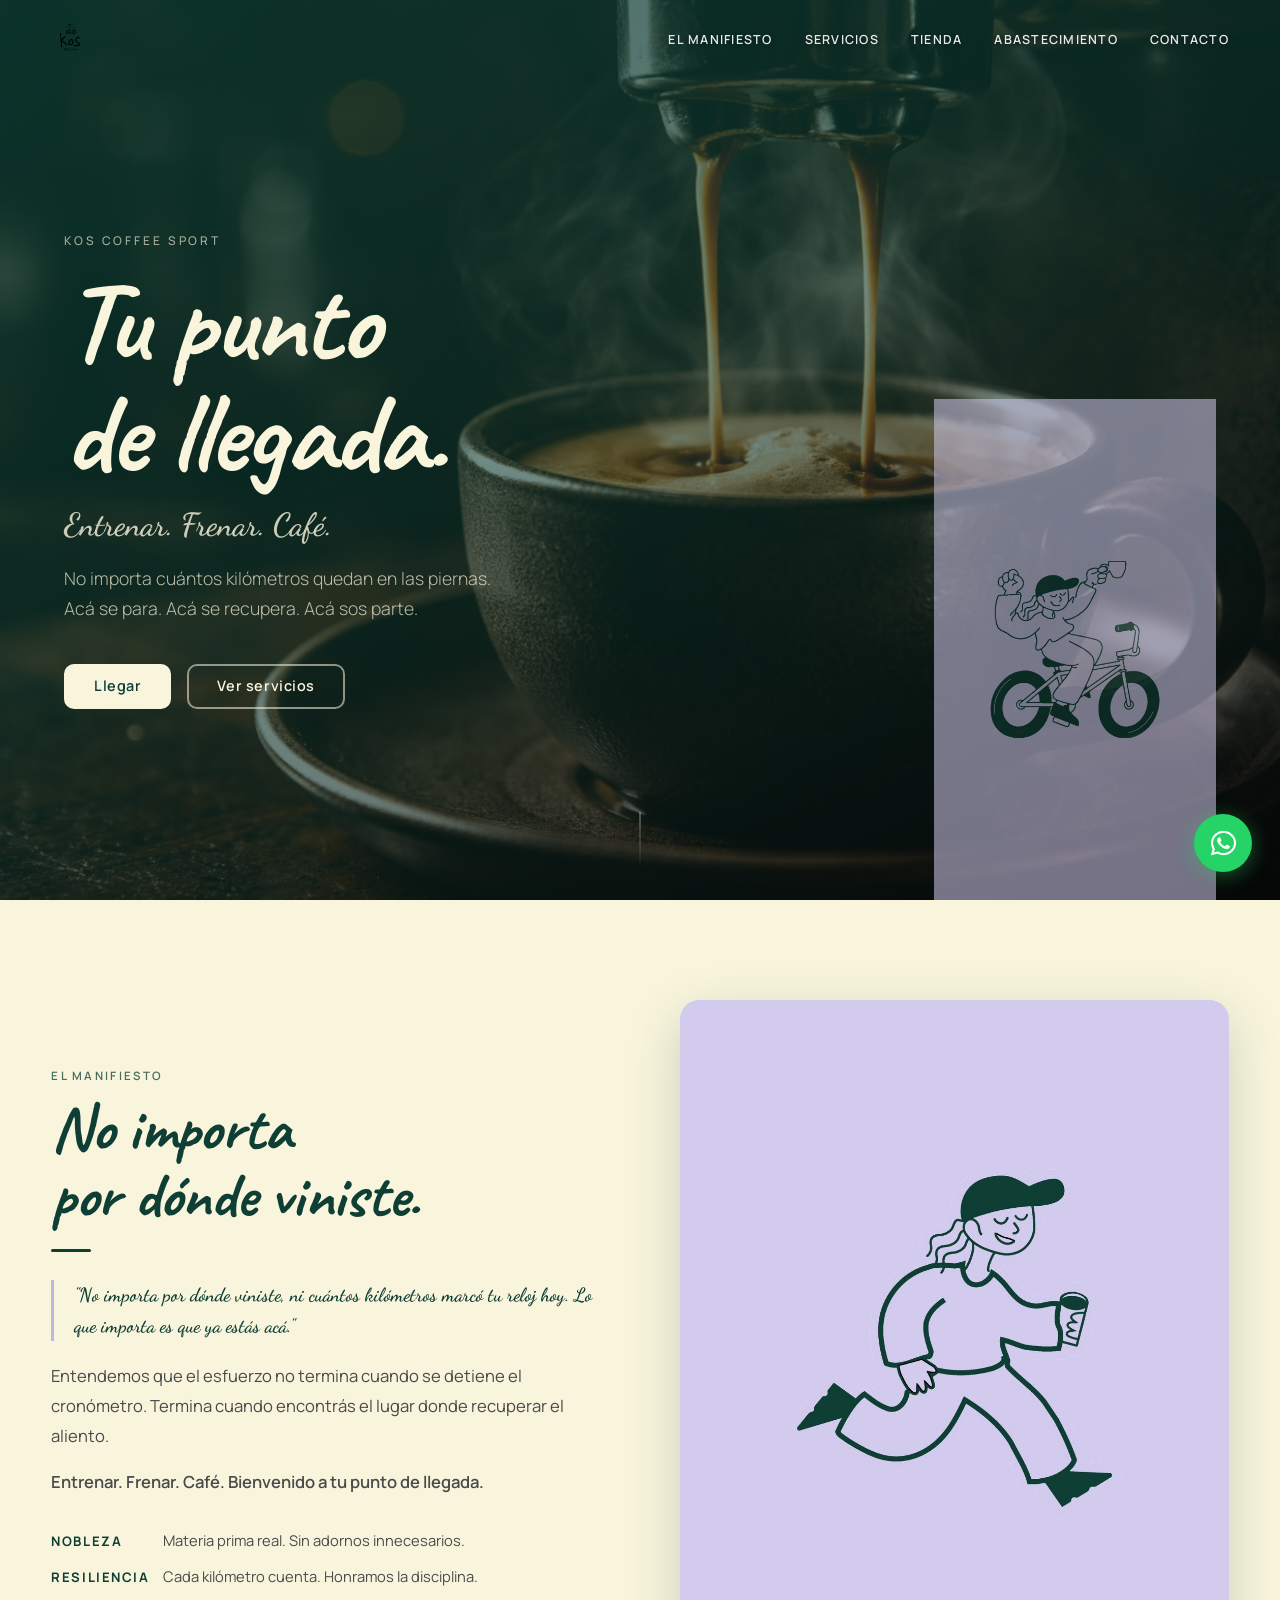
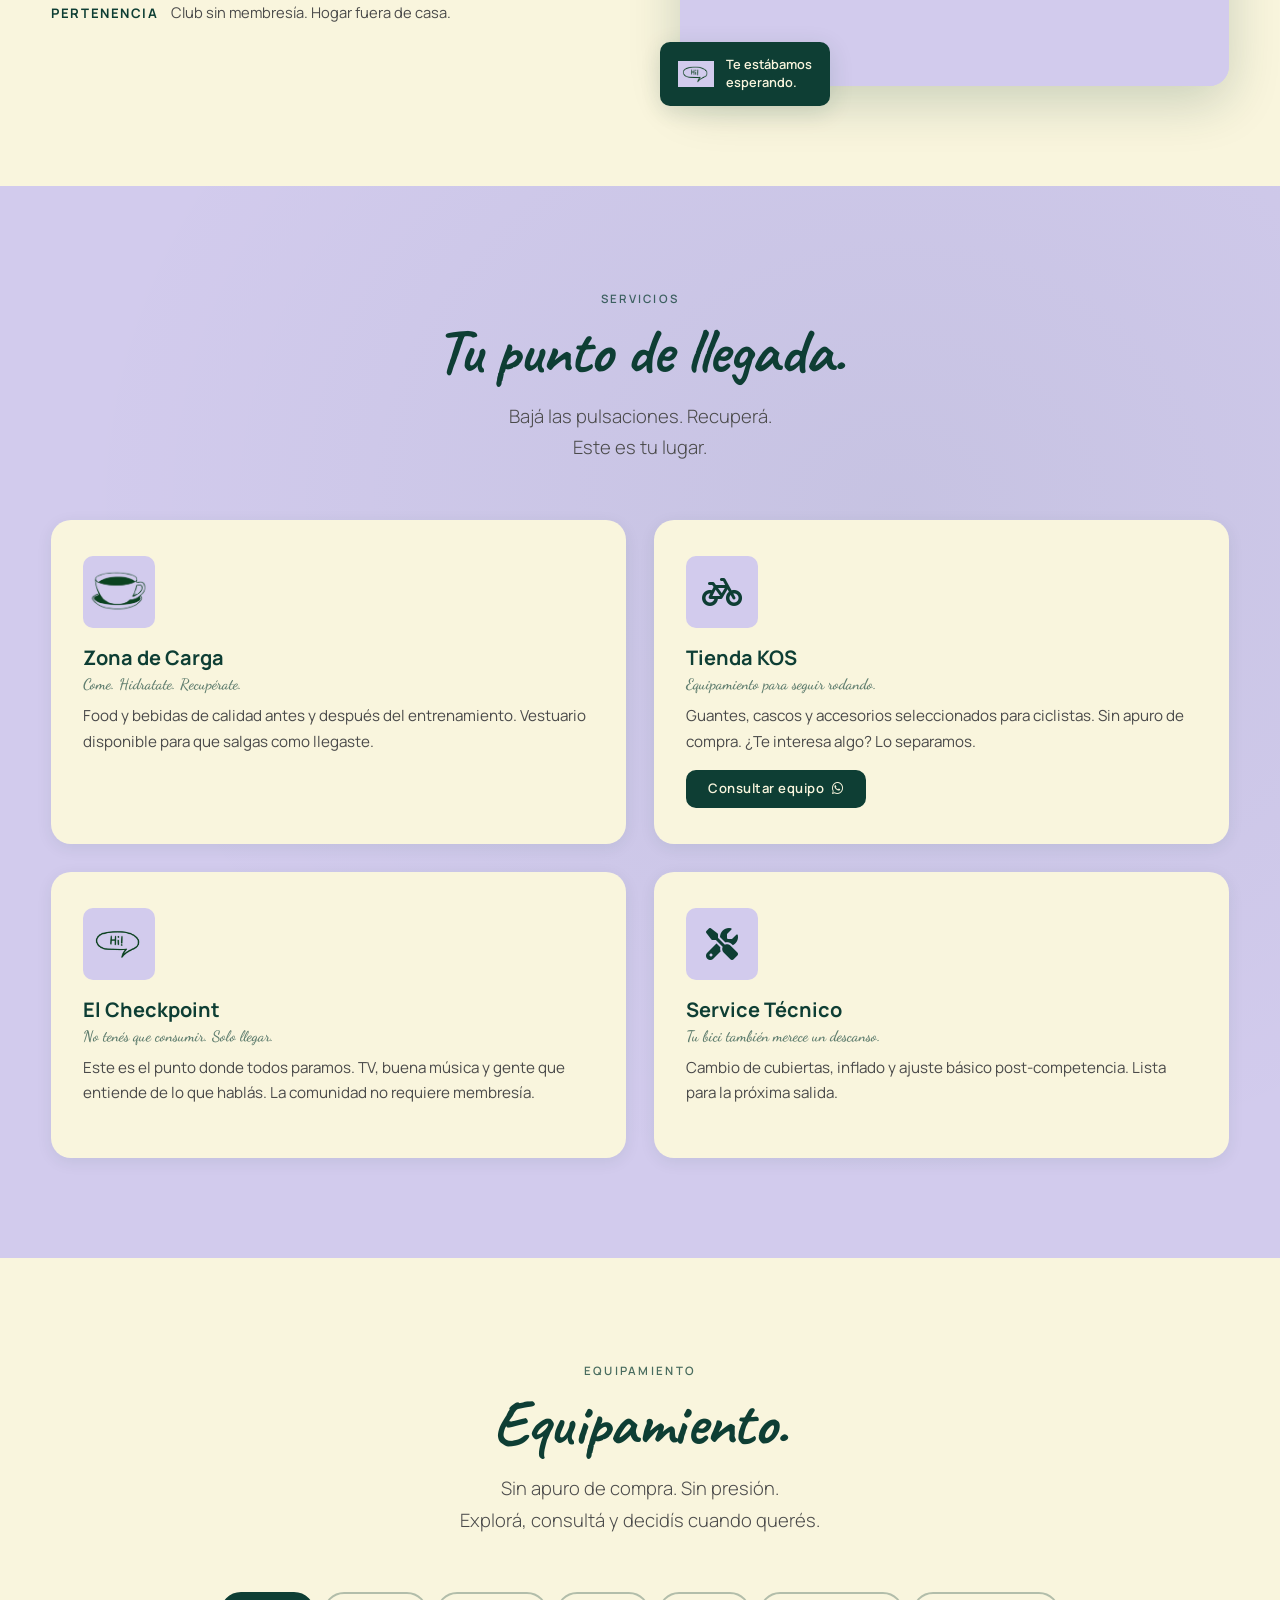
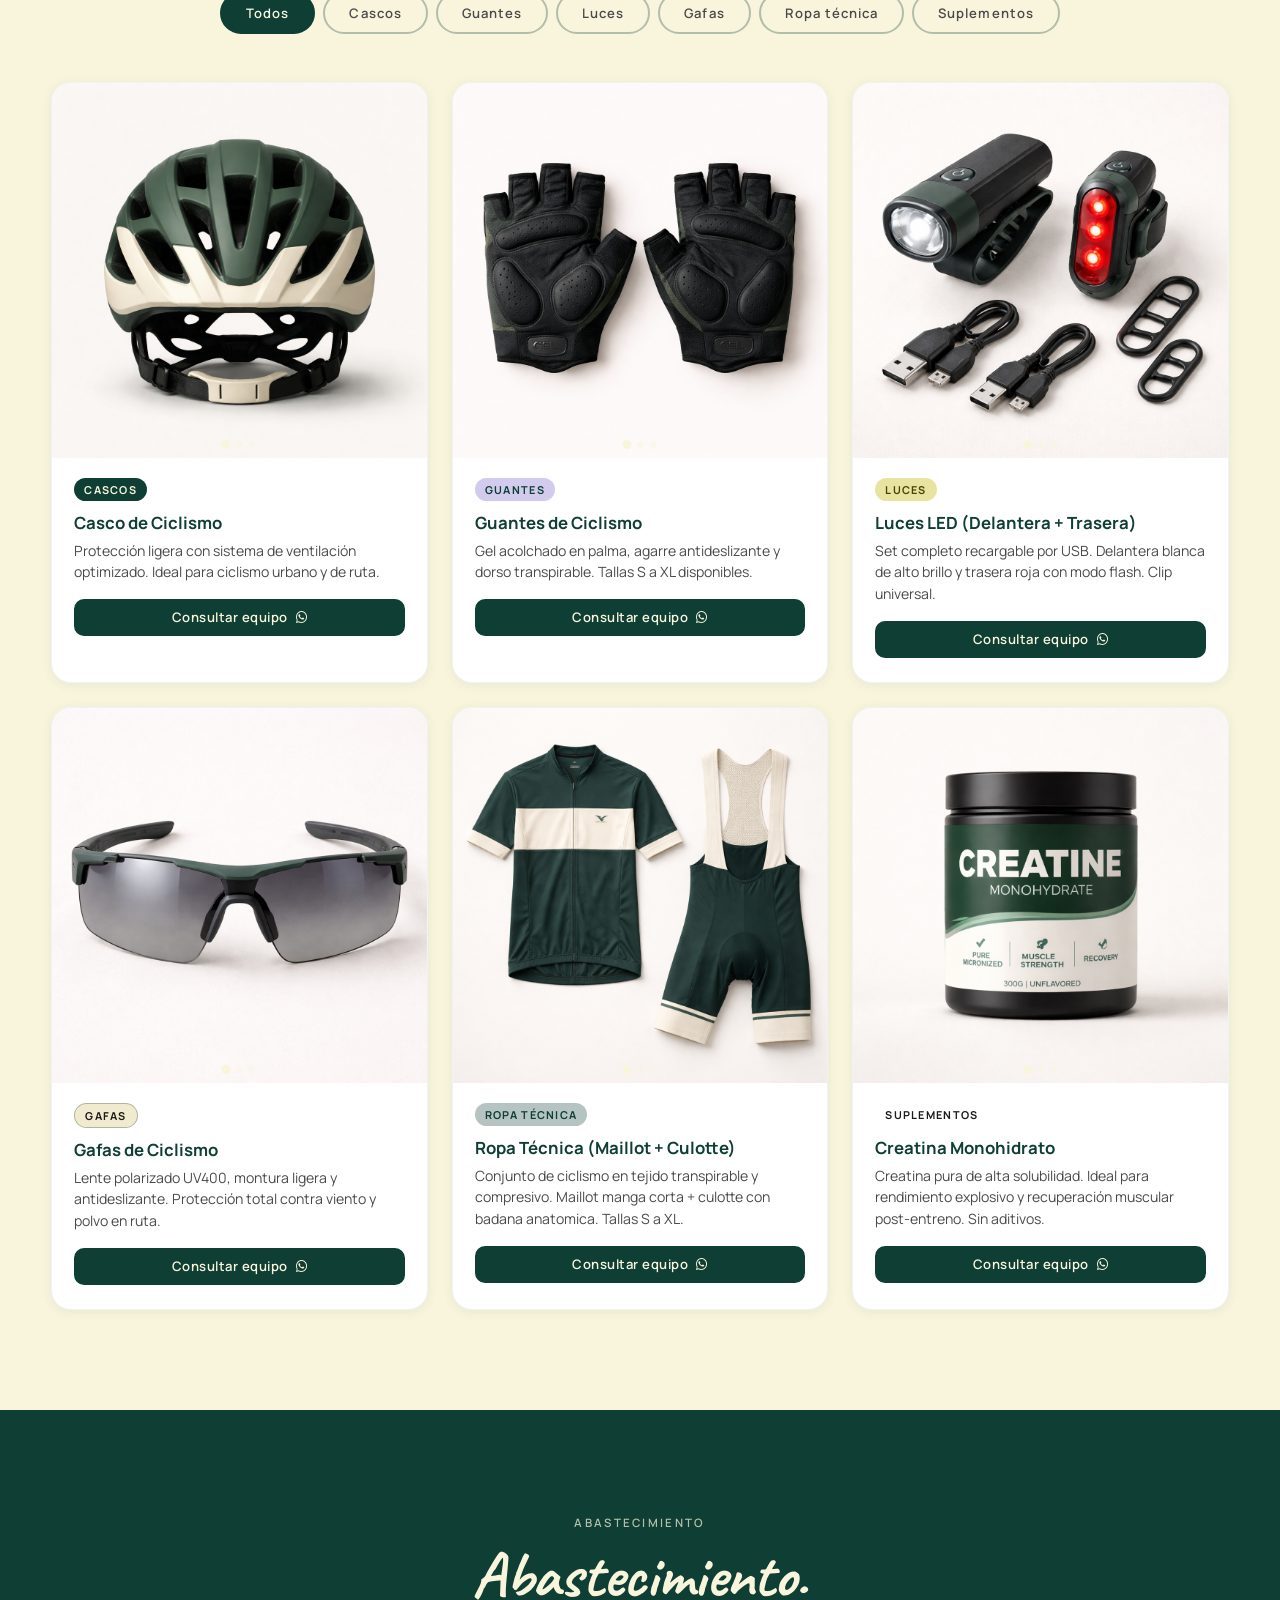
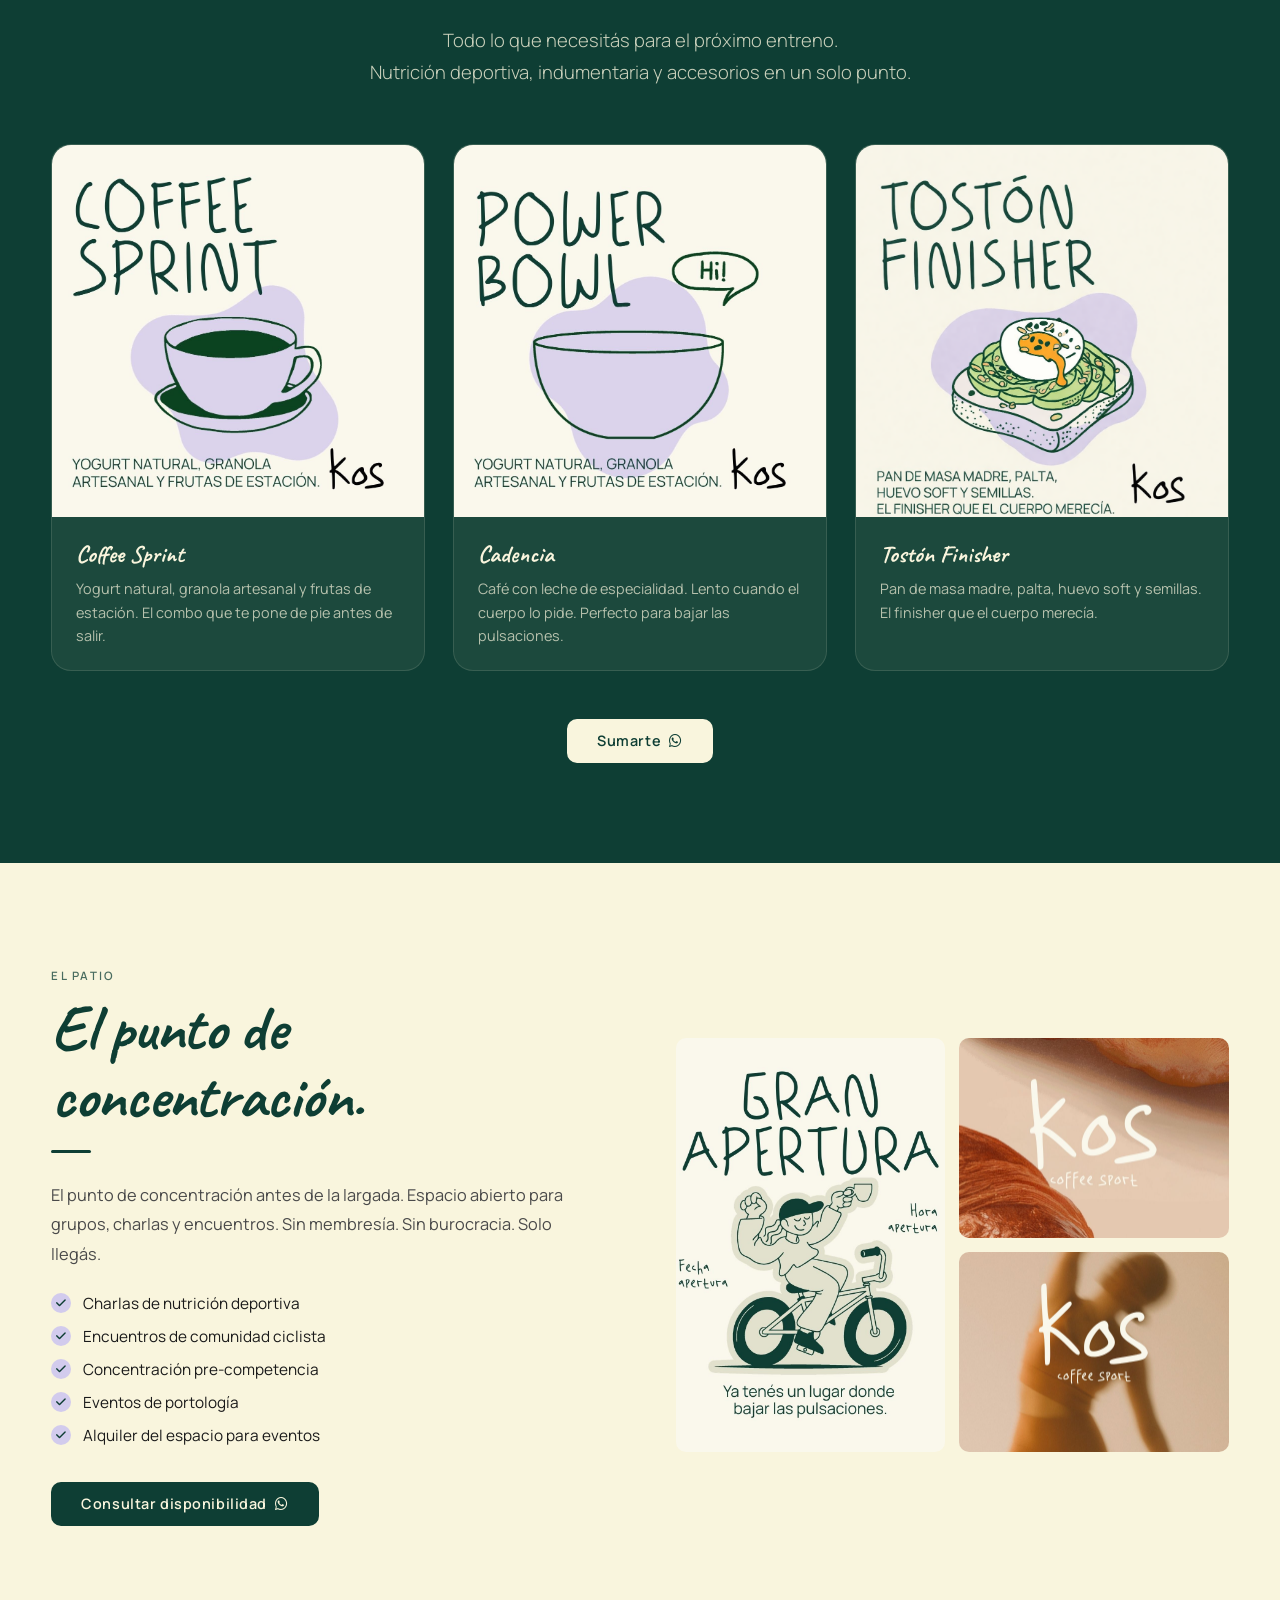
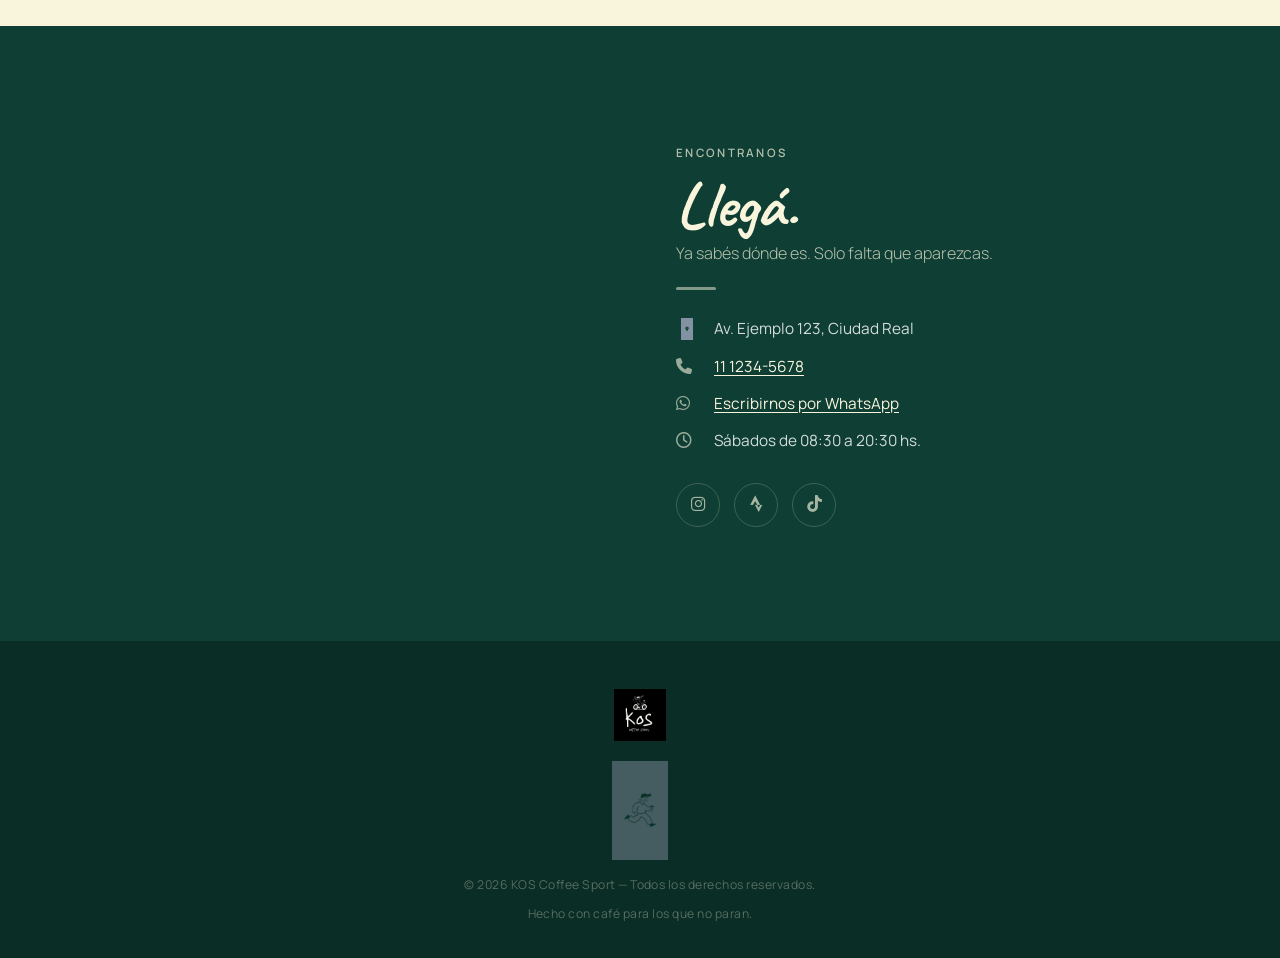
<file: cafeteria-deportiva/index.html>
<!DOCTYPE html>
<html lang="es">
<head>
  <meta charset="UTF-8" />
  <meta name="viewport" content="width=device-width, initial-scale=1.0"/>

  <!-- ░░ SEO — v4.0 ░░ -->
  <title>KOS Coffee Sport — Tu punto de llegada</title>
  <meta name="description" content="KOS Coffee Sport: el punto de llegada para ciclistas y deportistas. Café de especialidad, zona de carga, tienda de ciclismo y comunidad en un solo lugar."/>
  <meta name="robots" content="index, follow"/>
  <meta property="og:type"        content="website"/>
  <meta property="og:title"       content="KOS Coffee Sport — Tu punto de llegada"/>
  <meta property="og:description" content="Entrenar. Frenar. Café. Bienvenido a tu punto de llegada."/>
  <meta property="og:image"       content="https://koscoffeesport.com.ar/assets/images/logo.png"/><!-- SEO-002: TODO confirmar URL absoluta real -->
  <meta property="og:url"         content="https://koscoffeesport.com.ar"/><!-- SEO-001: TODO confirmar dominio real -->
  <meta property="og:locale"      content="es_AR"/>
  <meta name="twitter:card"       content="summary_large_image"/>
  <meta name="twitter:title"      content="KOS Coffee Sport — Tu punto de llegada"/>
  <meta name="twitter:description"content="Entrenar. Frenar. Café."/>
  <meta name="twitter:image"      content="https://koscoffeesport.com.ar/assets/images/logo.png"/>

  <!-- ░░ FAVICON — FAV-001: pendiente ░░ -->
  <link rel="icon"             type="image/x-icon" href="assets/favicon.ico"/>
  <link rel="icon"             type="image/png" sizes="32x32" href="assets/favicon-32x32.png"/>
  <link rel="apple-touch-icon" sizes="180x180" href="assets/apple-touch-icon.png"/>

  <!-- ░░ PRELOAD HERO — PERF-001 ░░ -->
  <link rel="preload" as="image" href="assets/images/hero-bg.jpg" fetchpriority="high"/>

  <!-- ░░ SCHEMA.ORG LocalBusiness — v4.0 ░░ -->
  <script type="application/ld+json">
  {
    "@context": "https://schema.org",
    "@type": "CafeOrCoffeeShop",
    "name": "KOS Coffee Sport",
    "description": "Tu punto de llegada. Café de especialidad, zona de carga y tienda de ciclismo para deportistas.",
    "url": "https://koscoffeesport.com.ar",
    "telephone": "+542604331727",
    "address": {
      "@type": "PostalAddress",
      "streetAddress": "Av. Ejemplo 123",
      "addressLocality": "Ciudad Real",
      "addressCountry": "AR"
    },
    "openingHoursSpecification": [
      {
        "@type": "OpeningHoursSpecification",
        "dayOfWeek": "Saturday",
        "opens": "08:30",
        "closes": "20:30"
      }
    ],
    "servesCuisine": "Café de especialidad",
    "priceRange": "$$",
    "sameAs": [
      "https://www.instagram.com/koscoffeesport"
    ]
  }
  </script>

  <!-- ░░ TIPOGRAFÍAS — v4.0 ░░
       Manrope: tipografía principal oficial (Brand Book)
       Caveat:  aproximación a Jelek Type hasta tener el archivo de fuente
       Dancing Script: aproximación a UT Breado Script
       NOTA: reemplazar Caveat y Dancing Script con los archivos de fuente
             oficiales Jelek Type y UT Breado Script cuando estén disponibles.
  ░░ -->
  <link rel="preconnect" href="https://fonts.googleapis.com"/>
  <link rel="preconnect" href="https://fonts.gstatic.com" crossorigin/>
  <link href="https://fonts.googleapis.com/css2?family=Manrope:wght@300;400;500;600;700;800&family=Caveat:wght@500;600;700&family=Dancing+Script:wght@600;700&display=swap" rel="stylesheet"/>
  <link rel="stylesheet" href="https://cdnjs.cloudflare.com/ajax/libs/font-awesome/6.5.0/css/all.min.css"/>
  <link rel="stylesheet" href="css/styles.css"/>
  <link rel="stylesheet" href="css/animations.css"/>
</head>
<body>

  <!-- ░░ NAVBAR — v4.0 ░░ -->
  <header class="navbar" id="navbar">
    <div class="container navbar__inner">
      <!-- LOGO-001: logo actualizado — usa logo-negro.png sobre fondo claro -->
      <!-- JS cambia a logo-blanco.png cuando navbar--scrolled está activo -->
      <a href="#inicio" class="navbar__logo" aria-label="KOS Coffee Sport — inicio">
        <img
          src="assets/images/logo-negro.png"
          alt="KOS Coffee Sport"
          class="navbar__logo-img"
          id="navLogo"
          width="120"
          height="48"
        />
      </a>
      <nav class="navbar__nav" id="navMenu" aria-label="Navegación principal">
        <ul class="navbar__list">
          <li><a href="#manifiesto"     class="navbar__link">El Manifiesto</a></li>
          <li><a href="#servicios"      class="navbar__link">Servicios</a></li>
          <li><a href="#tienda"         class="navbar__link">Tienda</a></li>
          <li><a href="#abastecimiento" class="navbar__link">Abastecimiento</a></li>
          <li><a href="#contacto"       class="navbar__link">Contacto</a></li>
        </ul>
      </nav>
      <button
        class="navbar__burger"
        id="navBurger"
        aria-label="Abrir menú de navegación"
        aria-expanded="false"
        aria-controls="navMenu"
      >
        <span></span>
        <span></span>
        <span></span>
      </button>
    </div>
  </header>

  <!-- ░░ HERO — #inicio ░░ -->
  <!-- FRONT-004: .hero__content sin .reveal — visible aunque JS falle -->
  <section class="hero" id="inicio">
    <div class="hero__overlay"></div>
    <div class="hero__content">
      <p class="hero__eyebrow">KOS Coffee Sport</p>
      <h1 class="hero__title">Tu punto<br>de llegada.</h1>
      <p class="hero__script">Entrenar. Frenar. Café.</p>
      <p class="hero__sub">No importa cuántos kilómetros quedan en las piernas.<br>Acá se para. Acá se recupera. Acá sos parte.</p>
      <div class="hero__ctas">
        <a href="#manifiesto"  class="btn btn--cream">Llegar</a>
        <a href="#servicios"   class="btn btn--outline-cream">Ver servicios</a>
      </div>
    </div>
    <div class="hero__illustration" aria-hidden="true">
      <img
        src="assets/images/about.jpg"
        alt=""
        width="320"
        height="400"
        loading="eager"
      />
    </div>
    <div class="hero__scroll-hint" aria-hidden="true">
      <span></span>
    </div>
  </section>

  <!-- ░░ EL MANIFIESTO — #manifiesto ░░ -->
  <section class="manifiesto" id="manifiesto">
    <div class="container manifiesto__grid">
      <div class="manifiesto__text reveal-left">
        <span class="section-tag">El Manifiesto</span>
        <h2 class="section-title">No importa<br>por dónde viniste.</h2>
        <div class="divider"></div>
        <blockquote class="manifiesto__quote">
          "No importa por dónde viniste, ni cuántos kilómetros marcó tu reloj hoy.
           Lo que importa es que ya estás acá."
        </blockquote>
        <p>Entendemos que el esfuerzo no termina cuando se detiene el cronómetro. Termina cuando encontrás el lugar donde recuperar el aliento.</p>
        <p class="manifiesto__highlight">Entrenar. Frenar. Café. Bienvenido a tu punto de llegada.</p>
        <div class="manifiesto__valores">
          <div class="valor">
            <span class="valor__titulo">Nobleza</span>
            <span class="valor__desc">Materia prima real. Sin adornos innecesarios.</span>
          </div>
          <div class="valor">
            <span class="valor__titulo">Resiliencia</span>
            <span class="valor__desc">Cada kilómetro cuenta. Honramos la disciplina.</span>
          </div>
          <div class="valor">
            <span class="valor__titulo">Pertenencia</span>
            <span class="valor__desc">Club sin membresía. Hogar fuera de casa.</span>
          </div>
        </div>
      </div>
      <div class="manifiesto__image reveal-right">
        <div class="manifiesto__img-frame">
          <img
            src="assets/images/about-runner.jpg"
            alt="Ciclista KOS corriendo con café"
            width="700"
            height="880"
            loading="lazy"
          />
        </div>
        <div class="manifiesto__badge">
          <img
            src="assets/images/icon-hi.jpg"
            alt=""
            width="48"
            height="48"
            aria-hidden="true"
          />
          <span>Te estábamos<br>esperando.</span>
        </div>
      </div>
    </div>
  </section>

  <!-- ░░ SERVICIOS — #servicios ░░ -->
  <section class="servicios" id="servicios">
    <div class="container">
      <div class="section-header reveal">
        <span class="section-tag">Servicios</span>
        <h2 class="section-title">Tu punto de llegada.</h2>
        <p class="section-lead">Bajá las pulsaciones. Recuperá.<br>Este es tu lugar.</p>
      </div>

      <div class="servicios__grid">

        <!-- SERVICIO 1: Zona de Carga -->
        <article class="servicio-card reveal-up" style="--delay: 0.0s">
          <div class="servicio-card__icon">
            <img
              src="assets/images/icon-coffee.jpg"
              alt=""
              width="80"
              height="80"
              loading="lazy"
              aria-hidden="true"
            />
          </div>
          <div class="servicio-card__body">
            <h3 class="servicio-card__title">Zona de Carga</h3>
            <p class="servicio-card__sub">Come. Hidratate. Recupérate.</p>
            <p class="servicio-card__text">Food y bebidas de calidad antes y después del entrenamiento. Vestuario disponible para que salgas como llegaste.</p>
          </div>
        </article>

        <!-- SERVICIO 2: Tienda KOS -->
        <article class="servicio-card reveal-up" style="--delay: 0.1s">
          <div class="servicio-card__icon servicio-card__icon--store">
            <i class="fas fa-bicycle" aria-hidden="true"></i>
          </div>
          <div class="servicio-card__body">
            <h3 class="servicio-card__title">Tienda KOS</h3>
            <p class="servicio-card__sub">Equipamiento para seguir rodando.</p>
            <p class="servicio-card__text">Guantes, cascos y accesorios seleccionados para ciclistas. Sin apuro de compra. ¿Te interesa algo? Lo separamos.</p>
            <a href="#tienda" class="btn btn--green btn--sm">Consultar equipo <i class="fab fa-whatsapp"></i></a>
          </div>
        </article>

        <!-- SERVICIO 3: El Checkpoint -->
        <article class="servicio-card reveal-up" style="--delay: 0.2s">
          <div class="servicio-card__icon">
            <img
              src="assets/images/icon-hi.jpg"
              alt=""
              width="80"
              height="80"
              loading="lazy"
              aria-hidden="true"
            />
          </div>
          <div class="servicio-card__body">
            <h3 class="servicio-card__title">El Checkpoint</h3>
            <p class="servicio-card__sub">No tenés que consumir. Solo llegar.</p>
            <p class="servicio-card__text">Este es el punto donde todos paramos. TV, buena música y gente que entiende de lo que hablás. La comunidad no requiere membresía.</p>
          </div>
        </article>

        <!-- SERVICIO 4: Service Técnico -->
        <article class="servicio-card reveal-up" style="--delay: 0.3s">
          <div class="servicio-card__icon servicio-card__icon--tools">
            <i class="fas fa-tools" aria-hidden="true"></i>
          </div>
          <div class="servicio-card__body">
            <h3 class="servicio-card__title">Service Técnico</h3>
            <p class="servicio-card__sub">Tu bici también merece un descanso.</p>
            <p class="servicio-card__text">Cambio de cubiertas, inflado y ajuste básico post-competencia. Lista para la próxima salida.</p>
          </div>
        </article>

      </div>
    </div>
  </section>

  <!-- ░░ TIENDA — #tienda ░░ -->
  <section class="tienda" id="tienda">
    <div class="container">
      <div class="section-header reveal">
        <span class="section-tag">Equipamiento</span>
        <h2 class="section-title">Equipamiento.</h2>
        <p class="section-lead">Sin apuro de compra. Sin presión.<br>Explorá, consultá y decidís cuando querés.</p>
      </div>

      <!-- Tabs de filtro -->
      <div class="tienda__tabs" role="tablist" aria-label="Filtrar productos">
        <button class="tienda__tab is-active" data-filter="todos"        role="tab" aria-selected="true" >Todos</button>
        <button class="tienda__tab"            data-filter="cascos"      role="tab" aria-selected="false">Cascos</button>
        <button class="tienda__tab"            data-filter="guantes"     role="tab" aria-selected="false">Guantes</button>
        <button class="tienda__tab"            data-filter="luces"       role="tab" aria-selected="false">Luces</button>
        <button class="tienda__tab"            data-filter="gafas"       role="tab" aria-selected="false">Gafas</button>
        <button class="tienda__tab"            data-filter="ropa"        role="tab" aria-selected="false">Ropa técnica</button>
        <button class="tienda__tab"            data-filter="suplementos" role="tab" aria-selected="false">Suplementos</button>
      </div>

      <div class="tienda__grid" id="tiendaGrid">

        <!-- ── CASCO ──────────────────────────────────────────── -->
        <article class="tienda__card reveal-up" data-category="cascos" style="--delay:0.0s">
          <div class="tienda__carousel" data-index="0">
            <div class="tienda__carousel-track">
              <img src="assets/images/tienda/casco-01.jpg" alt="Casco de ciclismo — vista frontal"        width="800" height="800" loading="lazy"/>
              <img src="assets/images/tienda/casco-02.jpg" alt="Casco de ciclismo — vista lateral"        width="800" height="800" loading="lazy"/>
              <img src="assets/images/tienda/casco-03.jpg" alt="Casco de ciclismo — detalle ventilación"  width="800" height="800" loading="lazy"/>
            </div>
            <button class="tienda__carousel-btn tienda__carousel-btn--prev js-carousel-prev" aria-label="Imagen anterior"><i class="fas fa-chevron-left"></i></button>
            <button class="tienda__carousel-btn tienda__carousel-btn--next js-carousel-next" aria-label="Imagen siguiente"><i class="fas fa-chevron-right"></i></button>
            <div class="tienda__carousel-dots">
              <span class="tienda__dot is-active" data-dot="0"></span>
              <span class="tienda__dot"            data-dot="1"></span>
              <span class="tienda__dot"            data-dot="2"></span>
            </div>
          </div>
          <div class="tienda__card-body">
            <span class="tienda__badge tienda__badge--cascos">Cascos</span>
            <h3 class="tienda__product-name">Casco de Ciclismo</h3>
            <p class="tienda__product-desc">Protección ligera con sistema de ventilación optimizado. Ideal para ciclismo urbano y de ruta.</p>
            <a href="#" class="btn btn--green btn--sm tienda__btn-wa js-wa-product" data-product="Casco de Ciclismo" aria-label="Consultar por Casco de Ciclismo en WhatsApp">Consultar equipo <i class="fab fa-whatsapp"></i></a>
          </div>
        </article>

        <!-- ── GUANTES ─────────────────────────────────────────── -->
        <article class="tienda__card reveal-up" data-category="guantes" style="--delay:0.1s">
          <div class="tienda__carousel" data-index="0">
            <div class="tienda__carousel-track">
              <img src="assets/images/tienda/guantes-01.jpg" alt="Guantes de ciclismo — vista palmar"  width="800" height="800" loading="lazy"/>
              <img src="assets/images/tienda/guantes-02.jpg" alt="Guantes de ciclismo — vista dorsal"  width="800" height="800" loading="lazy"/>
              <img src="assets/images/tienda/guantes-03.jpg" alt="Guantes de ciclismo — detalle grip"  width="800" height="800" loading="lazy"/>
            </div>
            <button class="tienda__carousel-btn tienda__carousel-btn--prev js-carousel-prev" aria-label="Imagen anterior"><i class="fas fa-chevron-left"></i></button>
            <button class="tienda__carousel-btn tienda__carousel-btn--next js-carousel-next" aria-label="Imagen siguiente"><i class="fas fa-chevron-right"></i></button>
            <div class="tienda__carousel-dots">
              <span class="tienda__dot is-active" data-dot="0"></span>
              <span class="tienda__dot"            data-dot="1"></span>
              <span class="tienda__dot"            data-dot="2"></span>
            </div>
          </div>
          <div class="tienda__card-body">
            <span class="tienda__badge tienda__badge--guantes">Guantes</span>
            <h3 class="tienda__product-name">Guantes de Ciclismo</h3>
            <p class="tienda__product-desc">Gel acolchado en palma, agarre antideslizante y dorso transpirable. Tallas S a XL disponibles.</p>
            <a href="#" class="btn btn--green btn--sm tienda__btn-wa js-wa-product" data-product="Guantes de Ciclismo" aria-label="Consultar por Guantes de Ciclismo en WhatsApp">Consultar equipo <i class="fab fa-whatsapp"></i></a>
          </div>
        </article>

        <!-- ── LUCES ───────────────────────────────────────────── -->
        <article class="tienda__card reveal-up" data-category="luces" style="--delay:0.2s">
          <div class="tienda__carousel" data-index="0">
            <div class="tienda__carousel-track">
              <img src="assets/images/tienda/luces-01.jpg" alt="Set de luces para bicicleta — vista general"  width="800" height="800" loading="lazy"/>
              <img src="assets/images/tienda/luces-02.jpg" alt="Luz delantera LED — detalle montaje"           width="800" height="800" loading="lazy"/>
              <img src="assets/images/tienda/luces-03.jpg" alt="Luz trasera LED roja — en uso nocturno"        width="800" height="800" loading="lazy"/>
            </div>
            <button class="tienda__carousel-btn tienda__carousel-btn--prev js-carousel-prev" aria-label="Imagen anterior"><i class="fas fa-chevron-left"></i></button>
            <button class="tienda__carousel-btn tienda__carousel-btn--next js-carousel-next" aria-label="Imagen siguiente"><i class="fas fa-chevron-right"></i></button>
            <div class="tienda__carousel-dots">
              <span class="tienda__dot is-active" data-dot="0"></span>
              <span class="tienda__dot"            data-dot="1"></span>
              <span class="tienda__dot"            data-dot="2"></span>
            </div>
          </div>
          <div class="tienda__card-body">
            <span class="tienda__badge tienda__badge--luces">Luces</span>
            <h3 class="tienda__product-name">Luces LED (Delantera + Trasera)</h3>
            <p class="tienda__product-desc">Set completo recargable por USB. Delantera blanca de alto brillo y trasera roja con modo flash. Clip universal.</p>
            <a href="#" class="btn btn--green btn--sm tienda__btn-wa js-wa-product" data-product="Set de Luces LED (Delantera + Trasera)" aria-label="Consultar por Luces LED en WhatsApp">Consultar equipo <i class="fab fa-whatsapp"></i></a>
          </div>
        </article>

        <!-- ── GAFAS ───────────────────────────────────────────── -->
        <article class="tienda__card reveal-up" data-category="gafas" style="--delay:0.3s">
          <div class="tienda__carousel" data-index="0">
            <div class="tienda__carousel-track">
              <img src="assets/images/tienda/gafas-01.jpg" alt="Gafas de ciclismo — vista frontal"  width="800" height="800" loading="lazy"/>
              <img src="assets/images/tienda/gafas-02.jpg" alt="Gafas de ciclismo — vista lateral"  width="800" height="800" loading="lazy"/>
              <img src="assets/images/tienda/gafas-03.jpg" alt="Gafas de ciclismo — detalle lente"  width="800" height="800" loading="lazy"/>
            </div>
            <button class="tienda__carousel-btn tienda__carousel-btn--prev js-carousel-prev" aria-label="Imagen anterior"><i class="fas fa-chevron-left"></i></button>
            <button class="tienda__carousel-btn tienda__carousel-btn--next js-carousel-next" aria-label="Imagen siguiente"><i class="fas fa-chevron-right"></i></button>
            <div class="tienda__carousel-dots">
              <span class="tienda__dot is-active" data-dot="0"></span>
              <span class="tienda__dot"            data-dot="1"></span>
              <span class="tienda__dot"            data-dot="2"></span>
            </div>
          </div>
          <div class="tienda__card-body">
            <span class="tienda__badge tienda__badge--gafas">Gafas</span>
            <h3 class="tienda__product-name">Gafas de Ciclismo</h3>
            <p class="tienda__product-desc">Lente polarizado UV400, montura ligera y antideslizante. Protección total contra viento y polvo en ruta.</p>
            <a href="#" class="btn btn--green btn--sm tienda__btn-wa js-wa-product" data-product="Gafas de Ciclismo" aria-label="Consultar por Gafas de Ciclismo en WhatsApp">Consultar equipo <i class="fab fa-whatsapp"></i></a>
          </div>
        </article>

        <!-- ── ROPA TÉCNICA ────────────────────────────────────── -->
        <article class="tienda__card reveal-up" data-category="ropa" style="--delay:0.4s">
          <div class="tienda__carousel" data-index="0">
            <div class="tienda__carousel-track">
              <img src="assets/images/tienda/ropa-01.jpg" alt="Conjunto ciclismo maillot y culotte — vista frontal"  width="800" height="800" loading="lazy"/>
              <img src="assets/images/tienda/ropa-02.jpg" alt="Maillot técnico — detalle tejido transpirable"         width="800" height="800" loading="lazy"/>
              <img src="assets/images/tienda/ropa-03.jpg" alt="Culotte con badana — detalle costura"                  width="800" height="800" loading="lazy"/>
            </div>
            <button class="tienda__carousel-btn tienda__carousel-btn--prev js-carousel-prev" aria-label="Imagen anterior"><i class="fas fa-chevron-left"></i></button>
            <button class="tienda__carousel-btn tienda__carousel-btn--next js-carousel-next" aria-label="Imagen siguiente"><i class="fas fa-chevron-right"></i></button>
            <div class="tienda__carousel-dots">
              <span class="tienda__dot is-active" data-dot="0"></span>
              <span class="tienda__dot"            data-dot="1"></span>
              <span class="tienda__dot"            data-dot="2"></span>
            </div>
          </div>
          <div class="tienda__card-body">
            <span class="tienda__badge tienda__badge--ropa">Ropa técnica</span>
            <h3 class="tienda__product-name">Ropa Técnica (Maillot + Culotte)</h3>
            <p class="tienda__product-desc">Conjunto de ciclismo en tejido transpirable y compresivo. Maillot manga corta + culotte con badana anatomica. Tallas S a XL.</p>
            <a href="#" class="btn btn--green btn--sm tienda__btn-wa js-wa-product" data-product="Ropa Técnica (Maillot + Culotte)" aria-label="Consultar por Ropa Técnica en WhatsApp">Consultar equipo <i class="fab fa-whatsapp"></i></a>
          </div>
        </article>

        <!-- ── SUPLEMENTOS ────────────────────────────────────── -->
        <article class="tienda__card reveal-up" data-category="suplementos" style="--delay:0.5s">
          <div class="tienda__carousel" data-index="0">
            <div class="tienda__carousel-track">
              <img src="assets/images/tienda/creatina-01.jpg" alt="Creatina monohidrato — presentación tarro"  width="800" height="800" loading="lazy"/>
              <img src="assets/images/tienda/creatina-02.jpg" alt="Creatina monohidrato — detalle etiqueta"    width="800" height="800" loading="lazy"/>
              <img src="assets/images/tienda/creatina-03.jpg" alt="Creatina monohidrato — dosis y uso"         width="800" height="800" loading="lazy"/>
            </div>
            <button class="tienda__carousel-btn tienda__carousel-btn--prev js-carousel-prev" aria-label="Imagen anterior"><i class="fas fa-chevron-left"></i></button>
            <button class="tienda__carousel-btn tienda__carousel-btn--next js-carousel-next" aria-label="Imagen siguiente"><i class="fas fa-chevron-right"></i></button>
            <div class="tienda__carousel-dots">
              <span class="tienda__dot is-active" data-dot="0"></span>
              <span class="tienda__dot"            data-dot="1"></span>
              <span class="tienda__dot"            data-dot="2"></span>
            </div>
          </div>
          <div class="tienda__card-body">
            <span class="tienda__badge tienda__badge--suplementos">Suplementos</span>
            <h3 class="tienda__product-name">Creatina Monohidrato</h3>
            <p class="tienda__product-desc">Creatina pura de alta solubilidad. Ideal para rendimiento explosivo y recuperación muscular post-entreno. Sin aditivos.</p>
            <a href="#" class="btn btn--green btn--sm tienda__btn-wa js-wa-product" data-product="Creatina Monohidrato" aria-label="Consultar por Creatina Monohidrato en WhatsApp">Consultar equipo <i class="fab fa-whatsapp"></i></a>
          </div>
        </article>

      </div><!-- /tienda__grid -->
    </div>
  </section>

  <!-- ░░ ABASTECIMIENTO — #abastecimiento ░░ -->
  <section class="abastecimiento" id="abastecimiento">
    <div class="container">
      <div class="section-header reveal">
        <span class="section-tag section-tag--cream">Abastecimiento</span>
        <h2 class="section-title section-title--cream">Abastecimiento.</h2>
        <p class="section-lead section-lead--cream">Todo lo que necesitás para el próximo entreno.<br>Nutrición deportiva, indumentaria y accesorios en un solo punto.</p>
      </div>
      <div class="abastecimiento__grid">

        <article class="abastecimiento__card reveal-up" style="--delay: 0.0s">
          <div class="abastecimiento__img-wrap">
            <img
              src="assets/images/menu-item-1.jpg"
              alt="Espresso KOS"
              width="500"
              height="500"
              loading="lazy"
            />
          </div>
          <div class="abastecimiento__body">
            <h3>Coffee Sprint</h3>
            <p>Yogurt natural, granola artesanal y frutas de estación. El combo que te pone de pie antes de salir.</p>
          </div>
        </article>

        <article class="abastecimiento__card reveal-up" style="--delay: 0.1s">
          <div class="abastecimiento__img-wrap">
            <img
              src="assets/images/menu-item-2.jpg"
              alt="Latte KOS"
              width="500"
              height="500"
              loading="lazy"
            />
          </div>
          <div class="abastecimiento__body">
            <h3>Cadencia</h3>
            <p>Café con leche de especialidad. Lento cuando el cuerpo lo pide. Perfecto para bajar las pulsaciones.</p>
          </div>
        </article>

        <article class="abastecimiento__card reveal-up" style="--delay: 0.2s">
          <div class="abastecimiento__img-wrap">
            <img
              src="assets/images/menu-item-3.jpg"
              alt="Tostón Finisher KOS"
              width="500"
              height="500"
              loading="lazy"
            />
          </div>
          <div class="abastecimiento__body">
            <h3>Tostón Finisher</h3>
            <p>Pan de masa madre, palta, huevo soft y semillas. El finisher que el cuerpo merecía.</p>
          </div>
        </article>

      </div>
      <div class="abastecimiento__cta reveal">
        <!-- WHATS-001: número unificado -->
        <a
          href="https://wa.me/542604331727"
          class="btn btn--cream"
          target="_blank"
          rel="noopener noreferrer"
        >Sumarte <i class="fab fa-whatsapp"></i></a>
      </div>
    </div>
  </section>

  <!-- ░░ EVENTOS / EL PATIO — #eventos ░░ -->
  <section class="eventos" id="eventos">
    <div class="container">
      <div class="eventos__grid">
        <div class="eventos__text reveal-left">
          <span class="section-tag">El Patio</span>
          <h2 class="section-title">El punto de concentración.</h2>
          <div class="divider"></div>
          <p>El punto de concentración antes de la largada. Espacio abierto para grupos, charlas y encuentros. Sin membresía. Sin burocracia. Solo llegás.</p>
          <ul class="eventos__list">
            <li><i class="fas fa-check" aria-hidden="true"></i> Charlas de nutrición deportiva</li>
            <li><i class="fas fa-check" aria-hidden="true"></i> Encuentros de comunidad ciclista</li>
            <li><i class="fas fa-check" aria-hidden="true"></i> Concentración pre-competencia</li>
            <li><i class="fas fa-check" aria-hidden="true"></i> Eventos de portología</li>
            <li><i class="fas fa-check" aria-hidden="true"></i> Alquiler del espacio para eventos</li>
          </ul>
          <!-- WHATS-001 -->
          <a
            href="https://wa.me/542604331727?text=Hola%20KOS!%20%F0%9F%91%8B%20Quer%C3%ADa%20consultar%20sobre%20disponibilidad%20del%20espacio."
            class="btn btn--green"
            target="_blank"
            rel="noopener noreferrer"
          >Consultar disponibilidad <i class="fab fa-whatsapp"></i></a>
        </div>
        <div class="eventos__gallery reveal-right">
          <div class="eventos__gallery-grid">
            <div class="eventos__gallery-item eventos__gallery-item--tall">
              <img
                src="assets/images/gallery-1.jpg"
                alt="KOS Coffee Sport — comunidad ciclista"
                width="400"
                height="500"
                loading="lazy"
              />
            </div>
            <div class="eventos__gallery-item">
              <img
                src="assets/images/gallery-2.jpg"
                alt="KOS Coffee Sport — ambiente"
                width="400"
                height="240"
                loading="lazy"
              />
            </div>
            <div class="eventos__gallery-item">
              <img
                src="assets/images/gallery-3.jpg"
                alt="KOS Coffee Sport — post-entreno"
                width="400"
                height="240"
                loading="lazy"
              />
            </div>
          </div>
        </div>
      </div>
    </div>
  </section>

  <!-- ░░ CONTACTO — #contacto ░░ -->
  <!-- FRONT-007: TODO — reemplazar con datos reales del cliente -->
  <section class="contact" id="contacto">
    <div class="container contact__grid">
      <div class="contact__map reveal-left">
        <iframe
          src="https://www.google.com/maps/embed?pb=!1m18!1m12!1m3!1d7922.134103031805!2d-68.31328774010848!3d-34.627094441236494!2m3!1f0!2f0!3f0!3m2!1i1024!2i768!4f13.1!3m3!1m2!1s0x9679a818f1c440df%3A0x1ccba11ccf2cd5a9!2sPlaza%20Esp%C3%ADnola!5e0!3m2!1sen!2sar!4v1774455015744!5m2!1sen!2sar"
          width="600"
          height="450"
          style="border:0; width:100%; height:100%; display:block;"
          allowfullscreen=""
          loading="lazy"
          referrerpolicy="no-referrer-when-downgrade"
          title="Ubicación KOS Coffee Sport en Google Maps"
        ></iframe>
      </div>
      <div class="contact__info reveal-right">
        <span class="section-tag section-tag--cream">Encontranos</span>
        <h2 class="section-title section-title--cream">Llegá.</h2>
        <p class="contact__lead">Ya sabés dónde es. Solo falta que aparezcas.</p>
        <div class="divider divider--cream"></div>
        <!-- FRONT-007: reemplazar con datos reales -->
        <ul class="contact__list">
          <li>
            <img src="assets/images/icon-location.jpg" alt="" width="24" height="24" aria-hidden="true" class="contact__icon-img"/>
            <span>Av. Ejemplo 123, Ciudad Real</span><!-- TODO: dirección real -->
          </li>
          <li>
            <i class="fas fa-phone" aria-hidden="true"></i>
            <a href="tel:+5411123456789">11 1234-5678</a><!-- TODO: teléfono real -->
          </li>
          <li>
            <i class="fab fa-whatsapp" aria-hidden="true"></i>
            <!-- WHATS-001: número unificado -->
            <a href="https://wa.me/542604331727" target="_blank" rel="noopener noreferrer">Escribirnos por WhatsApp</a>
          </li>
          <li>
            <i class="far fa-clock" aria-hidden="true"></i>
            <!-- FRONT-007: SCH-001 horario completo pendiente -->
            <span>Sábados de 08:30 a 20:30 hs.</span>
          </li>
        </ul>
        <div class="contact__social">
          <a
            href="https://www.instagram.com/koscoffeesport"
            target="_blank"
            rel="noopener noreferrer"
            aria-label="Instagram de KOS Coffee Sport"
          ><i class="fab fa-instagram"></i></a>
          <a
            href="https://www.strava.com"
            target="_blank"
            rel="noopener noreferrer"
            aria-label="Strava de KOS Coffee Sport"
          ><i class="fab fa-strava"></i></a>
          <a
            href="https://www.tiktok.com/@koscoffeesport"
            target="_blank"
            rel="noopener noreferrer"
            aria-label="TikTok de KOS Coffee Sport"
          ><i class="fab fa-tiktok"></i></a>
        </div>
      </div>
    </div>
  </section>

  <!-- ░░ FOOTER ░░ -->
  <footer class="footer">
    <div class="container footer__inner">
      <a href="#inicio" class="footer__logo" aria-label="KOS Coffee Sport — volver al inicio">
        <img
          src="assets/images/logo-blanco.png"
          alt="KOS Coffee Sport"
          width="140"
          height="56"
          loading="lazy"
        />
      </a>
      <div class="footer__ilus" aria-hidden="true">
        <img
          src="assets/images/about-runner.jpg"
          alt=""
          width="80"
          height="100"
          loading="lazy"
        />
      </div>
      <p class="footer__copy">© <span class="footer__year"></span> KOS Coffee Sport — Todos los derechos reservados.</p>
      <p class="footer__made">Hecho con café para los que no paran.</p>
    </div>
  </footer>

  <!-- ░░ FAB WHATSAPP — FRONT-015 ░░ -->
  <!-- WHATS-001: número unificado -->
  <a
    href="https://wa.me/542604331727"
    class="fab-whatsapp"
    target="_blank"
    rel="noopener noreferrer"
    aria-label="Contactar KOS Coffee Sport por WhatsApp"
  >
    <i class="fab fa-whatsapp"></i>
  </a>

  <script src="js/main.js"></script>
</body>
</html>
</file>
<file: cafeteria-deportiva/css/styles.css>
/* ============================================================
   KOS COFFEE SPORT — styles.css  v4.0
   Brand Book: Verde Musetta / Crema Cafe / Lavanda Sprint
   Tipografía: Manrope (principal) + Caveat (Jelek aprox.) +
               Dancing Script (UT Breado Script aprox.)
   NOTA: reemplazar Caveat y Dancing Script por Jelek Type y
         UT Breado Script cuando los archivos de fuente estén
         disponibles. Solo cambiar --font-display y --font-script.
   ============================================================ */

/* ── Variables — Brand Book Oficial ───────────────────────── */
:root {
  /* Paleta */
  --green:          #0e3e34;
  --green-80:       rgba(14, 62, 52, 0.80);
  --green-50:       rgba(14, 62, 52, 0.50);
  --green-30:       rgba(14, 62, 52, 0.30);
  --cream:          #f9f5dd;
  --cream-dark:     #f0ebcf;
  --lavender:       #d2cbed;
  --lavender-dark:  #bfb8dc;
  --text:           #1a1a1a;
  --text-muted:     #4a4a4a;
  --white:          #ffffff;

  /* Tipografías — Brand Book */
  --font-main:    'Manrope', sans-serif;
  --font-display: 'Caveat', cursive;       /* → reemplazar con Jelek Type */
  --font-script:  'Dancing Script', cursive; /* → reemplazar con UT Breado Script */

  /* Espaciados y radios */
  --radius:        10px;
  --radius-lg:     20px;
  --radius-pill:   100px;
  --shadow:        0 6px 24px rgba(14, 62, 52, 0.14);
  --shadow-lg:     0 16px 52px rgba(14, 62, 52, 0.20);
  --transition:    0.35s cubic-bezier(0.25, 0.46, 0.45, 0.94);
  --navbar-height: 72px;
}

/* ── Reset ──────────────────────────────────────────────────── */
*, *::before, *::after { box-sizing: border-box; margin: 0; padding: 0; }
html { scroll-behavior: smooth; font-size: 16px; }
body {
  font-family: var(--font-main);
  background: var(--cream);
  color: var(--text);
  overflow-x: hidden;
  -webkit-font-smoothing: antialiased;
}
img { display: block; width: 100%; height: 100%; object-fit: cover; }
a { text-decoration: none; color: inherit; }
ul { list-style: none; }
section[id] { scroll-margin-top: var(--navbar-height); }

/* ── Container ──────────────────────────────────────────────── */
.container {
  width: min(1200px, 92vw);
  margin-inline: auto;
}

/* ── Tipografía global ───────────────────────────────────────── */
.section-tag {
  display: inline-block;
  font-family: var(--font-main);
  font-size: .72rem;
  font-weight: 600;
  letter-spacing: .20em;
  text-transform: uppercase;
  color: var(--green);
  margin-bottom: 12px;
  opacity: .75;
}
.section-tag--cream { color: var(--cream); opacity: .7; }

.section-title {
  font-family: var(--font-display);
  font-weight: 700;
  font-size: clamp(2.4rem, 5vw, 4rem);
  line-height: 1.05;
  color: var(--green);
  letter-spacing: -.01em;
}
.section-title--cream { color: var(--cream); }

.section-lead {
  margin-top: 16px;
  font-family: var(--font-main);
  font-size: clamp(1rem, 1.8vw, 1.15rem);
  font-weight: 300;
  line-height: 1.7;
  color: var(--text-muted);
}
.section-lead--cream { color: rgba(249, 245, 221, 0.80); }

.section-header {
  text-align: center;
  margin-bottom: 56px;
}
.divider {
  width: 40px; height: 3px;
  background: var(--green);
  border-radius: 2px;
  margin: 20px 0 28px;
}
.divider--cream { background: var(--cream); opacity: .5; }

/* ── Botones ─────────────────────────────────────────────────── */
.btn {
  display: inline-flex;
  align-items: center;
  gap: 8px;
  padding: 13px 28px;
  font-family: var(--font-main);
  font-weight: 600;
  font-size: .9rem;
  letter-spacing: .04em;
  border-radius: var(--radius);
  cursor: pointer;
  transition: var(--transition);
  border: 2px solid transparent;
  line-height: 1;
}
.btn--green {
  background: var(--green);
  color: var(--cream);
  border-color: var(--green);
}
.btn--green:hover {
  background: #0c3229;
  transform: translateY(-2px);
  box-shadow: var(--shadow);
}
.btn--cream {
  background: var(--cream);
  color: var(--green);
  border-color: var(--cream);
}
.btn--cream:hover {
  background: var(--cream-dark);
  transform: translateY(-2px);
  box-shadow: 0 6px 20px rgba(249,245,221,.25);
}
.btn--outline-cream {
  background: transparent;
  color: var(--cream);
  border-color: rgba(249,245,221,.55);
}
.btn--outline-cream:hover {
  background: rgba(249,245,221,.12);
  border-color: var(--cream);
  transform: translateY(-2px);
}
.btn--sm {
  padding: 10px 20px;
  font-size: .82rem;
}

/* ============================================================
   NAVBAR
   ============================================================ */
.navbar {
  position: fixed;
  top: 0; left: 0; right: 0;
  z-index: 900;
  padding: 18px 0;
  transition: background .35s ease, padding .35s ease, box-shadow .35s ease;
}
.navbar--scrolled {
  background: var(--green);
  padding: 12px 0;
  box-shadow: 0 2px 20px rgba(0,0,0,.35);
}
.navbar__inner {
  display: flex;
  align-items: center;
  justify-content: space-between;
}
.navbar__logo-img {
  height: 40px;
  width: auto;
  object-fit: contain;
  /* JS: cambia a logo-blanco.png al hacer scroll */
  transition: opacity .3s ease;
}
.navbar--scrolled .navbar__logo-img {
  /* imagen invertida en navbar verde */
  filter: brightness(0) invert(1);
}
.navbar__list {
  display: flex;
  gap: 32px;
}
.navbar__link {
  font-family: var(--font-main);
  font-size: .78rem;
  font-weight: 600;
  letter-spacing: .10em;
  text-transform: uppercase;
  color: rgba(255,255,255,.85);
  transition: color .3s ease;
  position: relative;
}
.navbar__link::after {
  content: '';
  position: absolute;
  left: 0; bottom: -4px;
  width: 0; height: 2px;
  background: var(--cream);
  transition: width .3s ease;
  border-radius: 2px;
}
.navbar__link:hover { color: var(--white); }
.navbar__link:hover::after { width: 100%; }

/* Navbar sobre fondo oscuro — links visibles siempre */
.navbar:not(.navbar--scrolled) .navbar__link {
  color: rgba(255,255,255,.9);
  text-shadow: 0 1px 4px rgba(0,0,0,.4);
}

.navbar__burger {
  display: none;
  flex-direction: column;
  gap: 5px;
  background: none;
  border: none;
  cursor: pointer;
  padding: 6px;
}
.navbar__burger span {
  display: block;
  width: 24px; height: 2px;
  background: var(--white);
  border-radius: 2px;
  transition: transform .3s ease, opacity .3s ease;
}
.navbar__burger.is-open span:nth-child(1) { transform: translateY(7px) rotate(45deg); }
.navbar__burger.is-open span:nth-child(2) { opacity: 0; transform: scaleX(0); }
.navbar__burger.is-open span:nth-child(3) { transform: translateY(-7px) rotate(-45deg); }

/* ============================================================
   HERO — #inicio
   ============================================================ */
.hero {
  position: relative;
  min-height: 100vh;
  background-image: url('../assets/images/hero-bg.jpg');
  background-size: cover;
  background-position: center 40%;
  display: flex;
  align-items: center;
  overflow: hidden;
}
.hero__overlay {
  position: absolute;
  inset: 0;
  background: linear-gradient(
    155deg,
    rgba(14,62,52,.82) 0%,
    rgba(14,62,52,.60) 45%,
    rgba(10,10,10,.65) 100%
  );
}
.hero__content {
  position: relative;
  z-index: 2;
  color: var(--cream);
  padding: 120px 5vw 80px;
  max-width: 680px;
}
.hero__eyebrow {
  font-family: var(--font-main);
  font-size: .75rem;
  font-weight: 500;
  letter-spacing: .24em;
  text-transform: uppercase;
  color: rgba(249,245,221,.65);
  margin-bottom: 16px;
}
.hero__title {
  font-family: var(--font-display);
  font-size: clamp(3.8rem, 9vw, 7.5rem);
  font-weight: 700;
  line-height: .98;
  color: var(--cream);
  margin-bottom: 16px;
  letter-spacing: -.02em;
}
.hero__script {
  font-family: var(--font-script);
  font-size: clamp(1.4rem, 3vw, 2rem);
  color: rgba(249,245,221,.80);
  margin-bottom: 20px;
  font-weight: 600;
}
.hero__sub {
  font-family: var(--font-main);
  font-size: clamp(.95rem, 1.8vw, 1.1rem);
  font-weight: 300;
  line-height: 1.7;
  color: rgba(249,245,221,.72);
  margin-bottom: 40px;
}
.hero__ctas {
  display: flex;
  flex-wrap: wrap;
  gap: 16px;
  align-items: center;
}
.hero__illustration {
  position: absolute;
  right: 5vw;
  bottom: 0;
  width: clamp(180px, 22vw, 300px);
  z-index: 2;
  pointer-events: none;
  opacity: .55;
}
.hero__illustration img {
  object-fit: contain;
  height: auto;
}
.hero__scroll-hint {
  position: absolute;
  bottom: 32px;
  left: 50%;
  transform: translateX(-50%);
  z-index: 2;
}
.hero__scroll-hint span {
  display: block;
  width: 1px; height: 56px;
  background: linear-gradient(to bottom, rgba(249,245,221,.6), transparent);
  margin: 0 auto;
  animation: scrollLine 2s ease-in-out infinite;
}

/* ============================================================
   EL MANIFIESTO — #manifiesto
   ============================================================ */
.manifiesto {
  padding: 100px 0;
  background: var(--cream);
}
.manifiesto__grid {
  display: grid;
  grid-template-columns: 1fr 1fr;
  gap: 80px;
  align-items: center;
}
.manifiesto__text p {
  font-size: 1.04rem;
  line-height: 1.80;
  color: var(--text-muted);
  margin-bottom: 16px;
}
.manifiesto__quote {
  font-family: var(--font-script);
  font-size: 1.2rem;
  font-weight: 600;
  line-height: 1.6;
  color: var(--green);
  border-left: 3px solid var(--lavender-dark);
  padding-left: 20px;
  margin-bottom: 20px;
  font-style: normal;
}
.manifiesto__highlight {
  font-weight: 600;
  color: var(--green);
  font-size: 1.06rem;
}
.manifiesto__valores {
  display: flex;
  flex-direction: column;
  gap: 14px;
  margin-top: 32px;
}
.valor {
  display: flex;
  align-items: baseline;
  gap: 12px;
}
.valor__titulo {
  font-family: var(--font-main);
  font-weight: 700;
  font-size: .82rem;
  letter-spacing: .12em;
  text-transform: uppercase;
  color: var(--green);
  min-width: 100px;
  flex-shrink: 0;
}
.valor__desc {
  font-size: .92rem;
  color: var(--text-muted);
  line-height: 1.5;
}
.manifiesto__image {
  position: relative;
}
.manifiesto__img-frame {
  border-radius: var(--radius-lg);
  overflow: hidden;
  aspect-ratio: 4/5;
  background: var(--lavender);
  box-shadow: var(--shadow-lg);
}
.manifiesto__img-frame img {
  object-position: center center;
}
.manifiesto__badge {
  position: absolute;
  bottom: -20px;
  left: -20px;
  background: var(--green);
  color: var(--cream);
  padding: 14px 18px;
  border-radius: var(--radius);
  display: flex;
  align-items: center;
  gap: 12px;
  box-shadow: var(--shadow);
}
.manifiesto__badge img {
  width: 36px;
  height: 36px;
  object-fit: contain;
  border-radius: 4px;
  flex-shrink: 0;
}
.manifiesto__badge span {
  font-family: var(--font-main);
  font-size: .8rem;
  font-weight: 600;
  line-height: 1.4;
  color: var(--cream);
}

/* ============================================================
   SERVICIOS — #servicios
   ============================================================ */
.servicios {
  padding: 100px 0;
  background: var(--lavender);
  position: relative;
  overflow: hidden;
}
.servicios::before {
  content: '';
  position: absolute;
  inset: 0;
  background: radial-gradient(ellipse at 70% 30%, rgba(14,62,52,.06) 0%, transparent 65%);
  pointer-events: none;
}
.servicios__grid {
  display: grid;
  grid-template-columns: repeat(2, 1fr);
  gap: 28px;
}
.servicio-card {
  background: var(--cream);
  border-radius: var(--radius-lg);
  padding: 36px 32px;
  box-shadow: 0 4px 16px rgba(14,62,52,.08);
  transition: var(--transition);
  display: flex;
  flex-direction: column;
  gap: 4px;
}
.servicio-card:hover {
  transform: translateY(-6px);
  box-shadow: var(--shadow-lg);
}
.servicio-card__icon {
  width: 72px;
  height: 72px;
  border-radius: var(--radius);
  overflow: hidden;
  margin-bottom: 12px;
  background: var(--lavender);
  flex-shrink: 0;
}
.servicio-card__icon img {
  object-fit: contain;
  padding: 4px;
}
.servicio-card__icon--store,
.servicio-card__icon--tools {
  display: flex;
  align-items: center;
  justify-content: center;
  font-size: 2rem;
  color: var(--green);
  border-radius: var(--radius);
  background: var(--lavender);
}
.servicio-card__title {
  font-family: var(--font-main);
  font-weight: 700;
  font-size: 1.25rem;
  color: var(--green);
  margin-bottom: 4px;
}
.servicio-card__sub {
  font-family: var(--font-script);
  font-size: .95rem;
  font-weight: 600;
  color: var(--green);
  opacity: .65;
  margin-bottom: 10px;
}
.servicio-card__text {
  font-size: .95rem;
  line-height: 1.7;
  color: var(--text-muted);
  flex-grow: 1;
  margin-bottom: 16px;
}
.servicio-card .btn { align-self: flex-start; }

/* ============================================================
   TIENDA — #tienda
   ============================================================ */
.tienda {
  padding: 100px 0;
  background: var(--cream);
}

/* Tabs */
.tienda__tabs {
  display: flex;
  gap: 8px;
  justify-content: center;
  flex-wrap: wrap;
  margin-bottom: 48px;
}
.tienda__tab {
  padding: 10px 24px;
  border-radius: var(--radius-pill);
  border: 2px solid var(--green-30);
  background: transparent;
  color: var(--text-muted);
  font-family: var(--font-main);
  font-size: .82rem;
  font-weight: 600;
  letter-spacing: .08em;
  cursor: pointer;
  transition: var(--transition);
}
.tienda__tab:hover {
  border-color: var(--green);
  color: var(--green);
}
.tienda__tab.is-active {
  background: var(--green);
  border-color: var(--green);
  color: var(--cream);
}

/* Grid */
.tienda__grid {
  display: grid;
  grid-template-columns: repeat(3, 1fr);
  gap: 24px;
}
.tienda__card {
  background: var(--white);
  border-radius: var(--radius-lg);
  overflow: hidden;
  box-shadow: 0 2px 12px rgba(14,62,52,.07);
  transition: var(--transition);
  border: 1px solid rgba(14,62,52,.06);
}
.tienda__card:hover {
  transform: translateY(-5px);
  box-shadow: var(--shadow);
}
/* Estado oculto cuando tab filtra */
.tienda__card.is-hidden {
  display: none;
}
.tienda__card-img {
  aspect-ratio: 1/1;
  overflow: hidden;
}
.tienda__card-img img { transition: transform .5s ease; }
.tienda__card:hover .tienda__card-img img { transform: scale(1.06); }
/* Placeholder mientras no hay imágenes de producto — PROD-001 */
.tienda__card-img--pending {
  background: linear-gradient(135deg, var(--green) 0%, #1a5c4a 100%);
  display: flex;
  align-items: center;
  justify-content: center;
}
.tienda__img-placeholder {
  color: rgba(249,245,221,.35);
  font-family: var(--font-main);
  font-size: .75rem;
  font-weight: 500;
  text-align: center;
  line-height: 1.8;
}
.tienda__img-placeholder i {
  font-size: 1.8rem;
  display: block;
  margin-bottom: 6px;
}
.tienda__card-body {
  padding: 20px 22px 24px;
  display: flex;
  flex-direction: column;
  gap: 6px;
}
.tienda__badge {
  display: inline-block;
  font-family: var(--font-main);
  font-size: .68rem;
  font-weight: 700;
  letter-spacing: .12em;
  text-transform: uppercase;
  padding: 4px 10px;
  border-radius: var(--radius-pill);
  align-self: flex-start;
}
.tienda__badge--cascos    { background: var(--green);      color: var(--cream); }
.tienda__badge--guantes   { background: var(--lavender);   color: var(--green); }
.tienda__badge--luces     { background: #e8e4a0;           color: #4a4200; }
.tienda__badge--gafas     { background: var(--cream-dark); color: var(--text); border: 1px solid var(--green-30); }
.tienda__badge--ropa      { background: var(--green-30);   color: var(--green); }

/* ── Carrusel de imágenes por producto ───────────────────────── */
.tienda__carousel {
  position: relative;
  aspect-ratio: 1/1;
  overflow: hidden;
  background: var(--green);
}
.tienda__carousel-track {
  display: flex;
  width: 100%;
  height: 100%;
  transition: transform .38s cubic-bezier(.25,.46,.45,.94);
}
.tienda__carousel-track img {
  min-width: 100%;
  height: 100%;
  flex-shrink: 0;
  object-fit: cover;
}
.tienda__carousel-btn {
  position: absolute;
  top: 50%;
  transform: translateY(-50%);
  z-index: 10;
  width: 34px; height: 34px;
  border-radius: 50%;
  background: rgba(249,245,221,.88);
  border: none;
  cursor: pointer;
  display: flex;
  align-items: center;
  justify-content: center;
  color: var(--green);
  font-size: .75rem;
  opacity: 0;
  transition: opacity .25s ease, background .2s ease;
}
.tienda__carousel:hover .tienda__carousel-btn { opacity: 1; }
.tienda__carousel-btn--prev { left: 10px; }
.tienda__carousel-btn--next { right: 10px; }
.tienda__carousel-btn:hover { background: var(--cream); }
.tienda__carousel-dots {
  position: absolute;
  bottom: 10px;
  left: 50%;
  transform: translateX(-50%);
  display: flex;
  gap: 6px;
  z-index: 10;
}
.tienda__dot {
  width: 7px; height: 7px;
  border-radius: 50%;
  background: rgba(249,245,221,.45);
  cursor: pointer;
  transition: background .2s ease, transform .2s ease;
}
.tienda__dot.is-active {
  background: var(--cream);
  transform: scale(1.3);
}

.tienda__product-name {
  font-family: var(--font-main);
  font-weight: 700;
  font-size: 1.05rem;
  color: var(--green);
  margin-top: 4px;
}
.tienda__product-desc {
  font-size: .88rem;
  color: var(--text-muted);
  line-height: 1.55;
  flex-grow: 1;
  margin-bottom: 10px;
}
.tienda__btn-wa {
  width: 100%;
  justify-content: center;
}

/* ============================================================
   ABASTECIMIENTO — #abastecimiento
   ============================================================ */
.abastecimiento {
  padding: 100px 0;
  background: var(--green);
}
.abastecimiento__grid {
  display: grid;
  grid-template-columns: repeat(3, 1fr);
  gap: 28px;
  margin-bottom: 48px;
}
.abastecimiento__card {
  border-radius: var(--radius-lg);
  overflow: hidden;
  background: rgba(249,245,221,.06);
  border: 1px solid rgba(249,245,221,.12);
  transition: var(--transition);
}
.abastecimiento__card:hover {
  transform: translateY(-5px);
  background: rgba(249,245,221,.10);
}
.abastecimiento__img-wrap {
  aspect-ratio: 1/1;
  overflow: hidden;
}
.abastecimiento__img-wrap img { transition: transform .5s ease; }
.abastecimiento__card:hover .abastecimiento__img-wrap img { transform: scale(1.06); }
.abastecimiento__body {
  padding: 22px 24px;
}
.abastecimiento__body h3 {
  font-family: var(--font-display);
  font-size: 1.5rem;
  font-weight: 700;
  color: var(--cream);
  margin-bottom: 8px;
}
.abastecimiento__body p {
  font-size: .9rem;
  line-height: 1.65;
  color: rgba(249,245,221,.70);
}
.abastecimiento__cta {
  text-align: center;
}

/* ============================================================
   EVENTOS / EL PATIO — #eventos
   ============================================================ */
.eventos {
  padding: 100px 0;
  background: var(--cream);
}
.eventos__grid {
  display: grid;
  grid-template-columns: 1fr 1fr;
  gap: 72px;
  align-items: center;
}
.eventos__text p {
  font-size: 1.02rem;
  line-height: 1.8;
  color: var(--text-muted);
  margin-bottom: 24px;
}
.eventos__list {
  display: flex;
  flex-direction: column;
  gap: 12px;
  margin-bottom: 36px;
}
.eventos__list li {
  display: flex;
  align-items: center;
  gap: 12px;
  font-size: .96rem;
  color: var(--text);
}
.eventos__list li i {
  width: 20px;
  height: 20px;
  border-radius: 50%;
  background: var(--lavender);
  display: flex;
  align-items: center;
  justify-content: center;
  color: var(--green);
  font-size: .7rem;
  flex-shrink: 0;
}
.eventos__gallery-grid {
  display: grid;
  grid-template-columns: 1fr 1fr;
  grid-template-rows: 200px 200px;
  gap: 14px;
}
.eventos__gallery-item {
  border-radius: var(--radius);
  overflow: hidden;
}
.eventos__gallery-item img { transition: transform .5s ease; }
.eventos__gallery-item:hover img { transform: scale(1.06); }
.eventos__gallery-item--tall { grid-row: span 2; }

/* ============================================================
   CONTACTO — #contacto
   ============================================================ */
.contact {
  padding: 100px 0;
  background: var(--green);
}
.contact__grid {
  display: grid;
  grid-template-columns: 1fr 1fr;
  gap: 72px;
  align-items: center;
}
.contact__map {
  border-radius: var(--radius-lg);
  overflow: hidden;
  aspect-ratio: 4/3;
}
.contact__lead {
  font-size: 1rem;
  line-height: 1.7;
  color: rgba(249,245,221,.72);
  margin-bottom: 8px;
  font-weight: 300;
}
.contact__list {
  display: flex;
  flex-direction: column;
  gap: 16px;
  margin-bottom: 32px;
}
.contact__list li {
  display: flex;
  align-items: center;
  gap: 16px;
  font-size: .96rem;
  color: rgba(255,255,255,.82);
}
.contact__list li i,
.contact__list li .contact__icon-img {
  width: 22px;
  font-size: 1rem;
  color: rgba(249,245,221,.60);
  flex-shrink: 0;
}
.contact__icon-img {
  height: 22px;
  object-fit: contain;
  border-radius: 3px;
  opacity: .6;
}
.contact__list a {
  color: var(--cream);
  text-decoration: underline;
  text-underline-offset: 3px;
  transition: opacity .2s;
}
.contact__list a:hover { opacity: .7; }
.contact__social {
  display: flex;
  gap: 14px;
}
.contact__social a {
  width: 44px; height: 44px;
  border-radius: 50%;
  border: 1px solid rgba(249,245,221,.20);
  display: flex;
  align-items: center;
  justify-content: center;
  font-size: 1.05rem;
  color: rgba(249,245,221,.65);
  transition: var(--transition);
}
.contact__social a:hover {
  background: rgba(249,245,221,.12);
  border-color: var(--cream);
  color: var(--cream);
  transform: translateY(-3px);
}

/* ============================================================
   FOOTER
   ============================================================ */
.footer {
  background: #0a2d25;
  padding: 48px 0 36px;
}
.footer__inner {
  display: flex;
  flex-direction: column;
  align-items: center;
  gap: 12px;
}
.footer__logo {
  display: block;
  margin-bottom: 8px;
}
.footer__logo img {
  height: 52px;
  width: auto;
  object-fit: contain;
}
.footer__ilus {
  width: 56px;
  opacity: .30;
  margin-bottom: 4px;
}
.footer__ilus img { object-fit: contain; }
.footer__copy,
.footer__made {
  font-family: var(--font-main);
  font-size: .76rem;
  font-weight: 400;
  color: rgba(249,245,221,.32);
  letter-spacing: .04em;
  text-align: center;
}

/* ============================================================
   FAB WHATSAPP — FRONT-015
   ============================================================ */
.fab-whatsapp {
  position: fixed;
  bottom: 28px; right: 28px;
  z-index: 950;
  width: 58px; height: 58px;
  border-radius: 50%;
  background: #25D366;
  color: #fff;
  display: flex;
  align-items: center;
  justify-content: center;
  font-size: 1.8rem;
  box-shadow: 0 4px 20px rgba(37,211,102,.40);
  transition: transform .3s cubic-bezier(.25,.46,.45,.94), box-shadow .3s ease;
  animation: fabPop .5s ease 1.8s both;
}
.fab-whatsapp:hover {
  transform: scale(1.12) translateY(-3px);
  box-shadow: 0 8px 32px rgba(37,211,102,.55);
  color: #fff;
}

/* ============================================================
   RESPONSIVO
   ============================================================ */
@media (max-width: 960px) {
  .manifiesto__grid,
  .contact__grid {
    grid-template-columns: 1fr;
    gap: 52px;
  }
  .manifiesto__image { order: -1; }
  .manifiesto__img-frame { aspect-ratio: 16/9; }
  .manifiesto__badge { bottom: -16px; left: 16px; }

  .servicios__grid {
    grid-template-columns: 1fr;
  }

  .abastecimiento__grid {
    grid-template-columns: 1fr 1fr;
  }

  .eventos__grid {
    grid-template-columns: 1fr;
    gap: 52px;
  }
}

@media (max-width: 768px) {
  .navbar__burger { display: flex; }
  .navbar__nav {
    position: absolute;
    top: 100%; left: 0; right: 0;
    background: var(--green);
    max-height: 0;
    overflow: hidden;
    transition: max-height .4s ease, padding .4s ease;
  }
  .navbar__nav.is-open {
    max-height: 380px;
    padding: 8px 0 16px;
  }
  .navbar__list {
    flex-direction: column;
    gap: 0;
    padding: 0 24px;
  }
  .navbar__link {
    display: block;
    padding: 13px 0;
    border-bottom: 1px solid rgba(249,245,221,.08);
    font-size: .82rem;
  }
  .navbar__list li:last-child .navbar__link { border-bottom: none; }

  .tienda__grid {
    grid-template-columns: repeat(2, 1fr);
  }

  .servicios__grid {
    grid-template-columns: 1fr;
  }

  .hero__illustration { display: none; }

  .eventos__gallery-grid {
    grid-template-columns: repeat(2, 1fr);
    grid-template-rows: auto;
  }
  .eventos__gallery-item--tall { grid-row: span 1; }
}

@media (max-width: 600px) {
  .hero__title { font-size: 3.4rem; }
  .hero__ctas { flex-direction: column; align-items: flex-start; }

  .manifiesto    { padding: 72px 0; }
  .servicios     { padding: 72px 0; }
  .tienda        { padding: 72px 0; }
  .abastecimiento{ padding: 72px 0; }
  .eventos       { padding: 72px 0; }
  .contact       { padding: 72px 0; }

  .tienda__grid {
    grid-template-columns: 1fr;
    max-width: 380px;
    margin-inline: auto;
  }

  .abastecimiento__grid {
    grid-template-columns: 1fr;
    max-width: 380px;
    margin-inline: auto;
  }

  .section-header { margin-bottom: 40px; }

  .fab-whatsapp {
    width: 52px; height: 52px;
    font-size: 1.55rem;
    bottom: 20px; right: 20px;
  }
}

/* ── Vista expandida al filtrar por categoría específica ─────── */
/* Activa cuando JS agrega .tienda__card--expanded               */
/* "Todos" no se toca — esta clase nunca se aplica en ese estado */
.tienda__card--expanded {
  grid-column: 1 / -1;          /* ocupa todo el ancho del grid  */
  overflow: visible;
}
.tienda__card--expanded .tienda__carousel {
  aspect-ratio: unset;          /* quita el 1/1 fijo del carrusel */
  overflow: visible;
  background: transparent;
}
.tienda__card--expanded .tienda__carousel-track {
  display: grid;
  grid-template-columns: repeat(3, 1fr);
  gap: 12px;
  padding: 16px 16px 0;
  height: auto;
  transform: none !important;   /* cancela el translateX del carrusel */
  transition: none !important;
}
.tienda__card--expanded .tienda__carousel-track img {
  min-width: unset;
  width: 100%;
  height: 320px;
  border-radius: var(--radius);
  object-fit: cover;
}
.tienda__card--expanded .tienda__carousel-btn,
.tienda__card--expanded .tienda__carousel-dots {
  display: none !important;     /* oculta botones y dots */
}

/* Responsivo: en tablet muestra 3 imágenes más pequeñas */
@media (max-width: 768px) {
  .tienda__card--expanded {
    grid-column: 1 / -1;
  }
  .tienda__card--expanded .tienda__carousel-track img {
    height: 200px;
  }
}

/* Responsivo: en mobile apila las imágenes */
@media (max-width: 600px) {
  .tienda__card--expanded .tienda__carousel-track {
    grid-template-columns: 1fr;
    gap: 10px;
  }
  .tienda__card--expanded .tienda__carousel-track img {
    height: 260px;
  }
}
</file>
<file: cafeteria-deportiva/css/animations.css>
/* ============================================================
   KOS COFFEE SPORT — animations.css  v4.0
   Keyframes + clases reveal + micro-interacciones
   ============================================================ */

/* ── Keyframes ──────────────────────────────────────────────── */
@keyframes fadeInUp {
  from { opacity: 0; transform: translateY(40px); }
  to   { opacity: 1; transform: translateY(0); }
}
@keyframes fadeInLeft {
  from { opacity: 0; transform: translateX(-48px); }
  to   { opacity: 1; transform: translateX(0); }
}
@keyframes fadeInRight {
  from { opacity: 0; transform: translateX(48px); }
  to   { opacity: 1; transform: translateX(0); }
}
@keyframes fadeIn {
  from { opacity: 0; }
  to   { opacity: 1; }
}
@keyframes scrollLine {
  0%   { transform: scaleY(0); transform-origin: top; opacity: 1; }
  50%  { transform: scaleY(1); transform-origin: top; opacity: 1; }
  100% { transform: scaleY(1); transform-origin: bottom; opacity: 0; }
}
@keyframes badgePop {
  0%   { opacity: 0; transform: scale(.7) translateY(10px); }
  70%  { transform: scale(1.06) translateY(-2px); }
  100% { opacity: 1; transform: scale(1) translateY(0); }
}
/* FRONT-015 — FAB WhatsApp aparición */
@keyframes fabPop {
  0%   { opacity: 0; transform: scale(0) rotate(-45deg); }
  70%  { transform: scale(1.12) rotate(5deg); }
  100% { opacity: 1; transform: scale(1) rotate(0deg); }
}

/* ── Clases reveal (activadas por JS + IntersectionObserver) ── */
/* REGLA: no eliminar estas clases, el observer depende de ellas */
.reveal,
.reveal-left,
.reveal-right,
.reveal-up {
  opacity: 0;
}
.reveal.is-visible       { animation: fadeIn      .8s ease forwards; }
.reveal-left.is-visible  { animation: fadeInLeft  .8s ease forwards; }
.reveal-right.is-visible { animation: fadeInRight .8s ease forwards; }
.reveal-up.is-visible {
  animation: fadeInUp .65s ease forwards;
  animation-delay: var(--delay, 0s);
}

/* FRONT-004: hero anima directo sin JS ni .reveal */
.hero__content {
  animation: fadeInUp 1s ease .15s both;
}

/* ── Badge del manifiesto ─────────────────────────────────────── */
.manifiesto__badge {
  animation-play-state: paused;
  opacity: 0;
}
.manifiesto__image.is-visible .manifiesto__badge {
  animation: badgePop .6s ease .7s both;
  animation-play-state: running;
}

/* ── Hover: brillo sutil en cards de servicio ────────────────── */
.servicio-card::after {
  content: '';
  position: absolute;
  inset: 0;
  background: linear-gradient(135deg, rgba(255,255,255,.06) 0%, transparent 60%);
  opacity: 0;
  transition: opacity .4s;
  pointer-events: none;
  border-radius: inherit;
}
.servicio-card { position: relative; }
.servicio-card:hover::after { opacity: 1; }

/* ── Hover: overlay en galería de eventos ────────────────────── */
.eventos__gallery-item::after {
  content: '';
  position: absolute;
  inset: 0;
  background: rgba(14,62,52,0);
  transition: background .4s ease;
  border-radius: inherit;
}
.eventos__gallery-item { position: relative; }
.eventos__gallery-item:hover::after { background: rgba(14,62,52,.20); }

/* ── Hover: underline en links de contacto ───────────────────── */
.contact__list a {
  position: relative;
}
.contact__list a::after {
  content: '';
  position: absolute;
  left: 0; bottom: -2px;
  width: 0; height: 1px;
  background: currentColor;
  transition: width .3s ease;
}
.contact__list a:hover::after { width: 100%; }

/* ── Tienda: transición al filtrar por tabs ──────────────────── */
.tienda__card {
  transition: transform .35s ease, box-shadow .35s ease, opacity .25s ease;
}
/* El estado .is-hidden se maneja con display:none en styles.css */
/* Esta clase extra sirve para fade-out antes de ocultar */
.tienda__card.is-fading {
  opacity: 0;
  transform: translateY(8px);
}

/* ── Prefers reduced motion ───────────────────────────────────── */
@media (prefers-reduced-motion: reduce) {
  .reveal, .reveal-left, .reveal-right, .reveal-up,
  .hero__content, .manifiesto__badge, .fab-whatsapp {
    animation: none !important;
    opacity: 1 !important;
    transform: none !important;
  }
}
</file>
